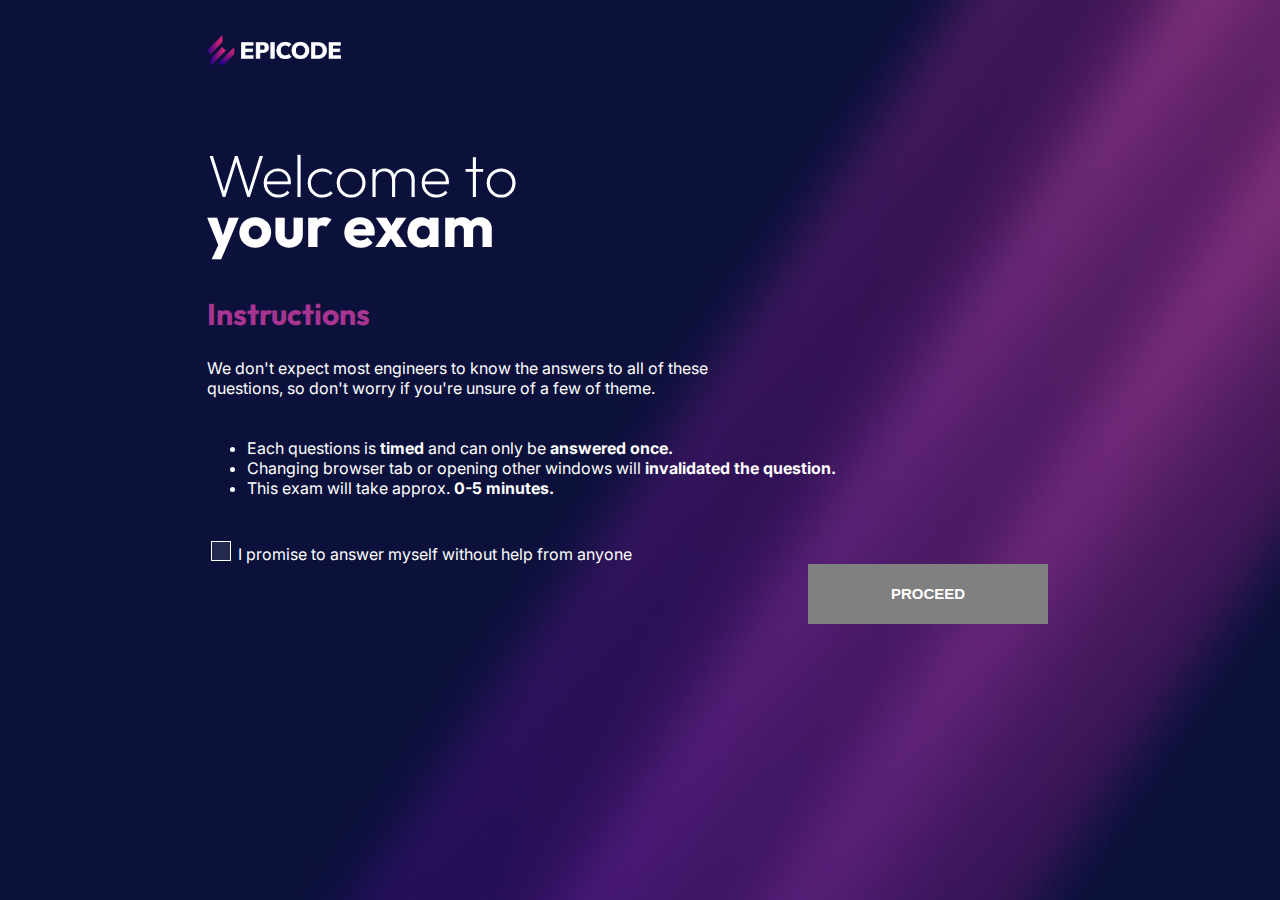
<file: index.html>
<!DOCTYPE html>
<html lang="en">

<head>
  <meta charset="UTF-8">
  <meta http-equiv="X-UA-Compatible" content="IE=edge">
  <meta name="viewport" content="width=device-width, initial-scale=1.0">
  <link rel="stylesheet" href="./default.css">
  <link rel="stylesheet" href="./develop.css">
  <title>Document</title>
</head>
<body>
  <header class="header">
    <img class="logo" src="./epicode_logo.png" alt="logo">
    <h1 class="title">Welcome to
      <br><span>your exam
      </span>
    </h1>
  </header>
  <main class="main">
    <h2 style="margin-bottom: -10;">Instructions</h2>
    <p>We don't expect most engineers to know the answers to all of these
      <br>questions, so don't worry if you're unsure of a few of theme.
    </p>
    <ul class="lista">
      <li>Each questions is <span>timed</span> and can only be <span>answered once.</span></li>
      <li>Changing browser tab or opening other windows will <span>invalidated the question.</span> </li>
      <li>This exam will take approx. <span>0-5 minutes.</span></li>
    </ul>


    <footer class="footer">
      <div>
      <input class="checkbox" type="checkbox" name="checkbox" value="checkbox" /> I promise to answer myself without
      help from anyone
      </div>
      <button id="myBtn" name="myBtn" type="button" class="generalButton">PROCEED</button>
    </footer>
  </main>
  <script src="index.js"></script>
</body>

  
</html>
</file>
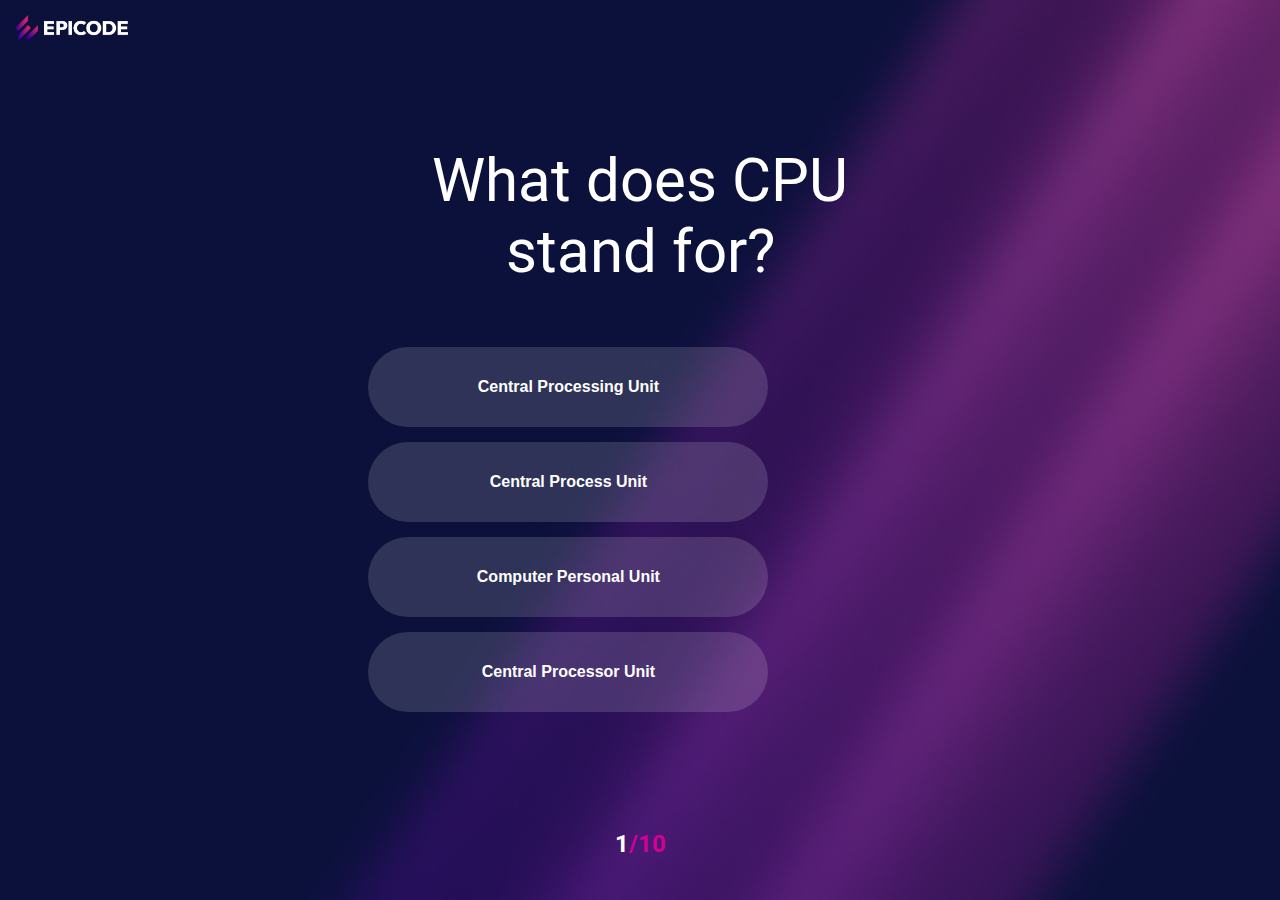
<file: Quiz.html>
<!DOCTYPE html>
<html lang="en">
    <head>
        <meta charset="UTF-8" />
        <meta http-equiv="X-UA-Compatible" content="IE=edge" />
        <meta name="viewport" content="width=device-width, initial-scale=1.0" />
        <link rel="preconnect" href="https://fonts.googleapis.com" />
        <link rel="preconnect" href="https://fonts.gstatic.com" crossorigin />
        <link
          href="https://fonts.googleapis.com/css2?family=Roboto:wght@400;700&display=swap"
          rel="stylesheet"
        />
        <link rel="stylesheet" href="./default.css" />
        <link rel="stylesheet" href="./quiz.css">
        <title>Document</title>
      </head>
      <body>
        <header>
          <img class="logo" src="./Immagini/epicode_logo.png" alt="" />
        </header>
        <main>
          <div id="title"><h1></h1></div>
          <div id="mainArgument">
          </div>
          <div id="buttonGo"></div>
        </main>
        <footer>
          <div class="foot">
            <span id="questions"></span><span style="color: #D20094;">/10</span>
          </div>
        </footer>
        <script src="./benchmark.js"></script>
      </body>
</html>
</file>
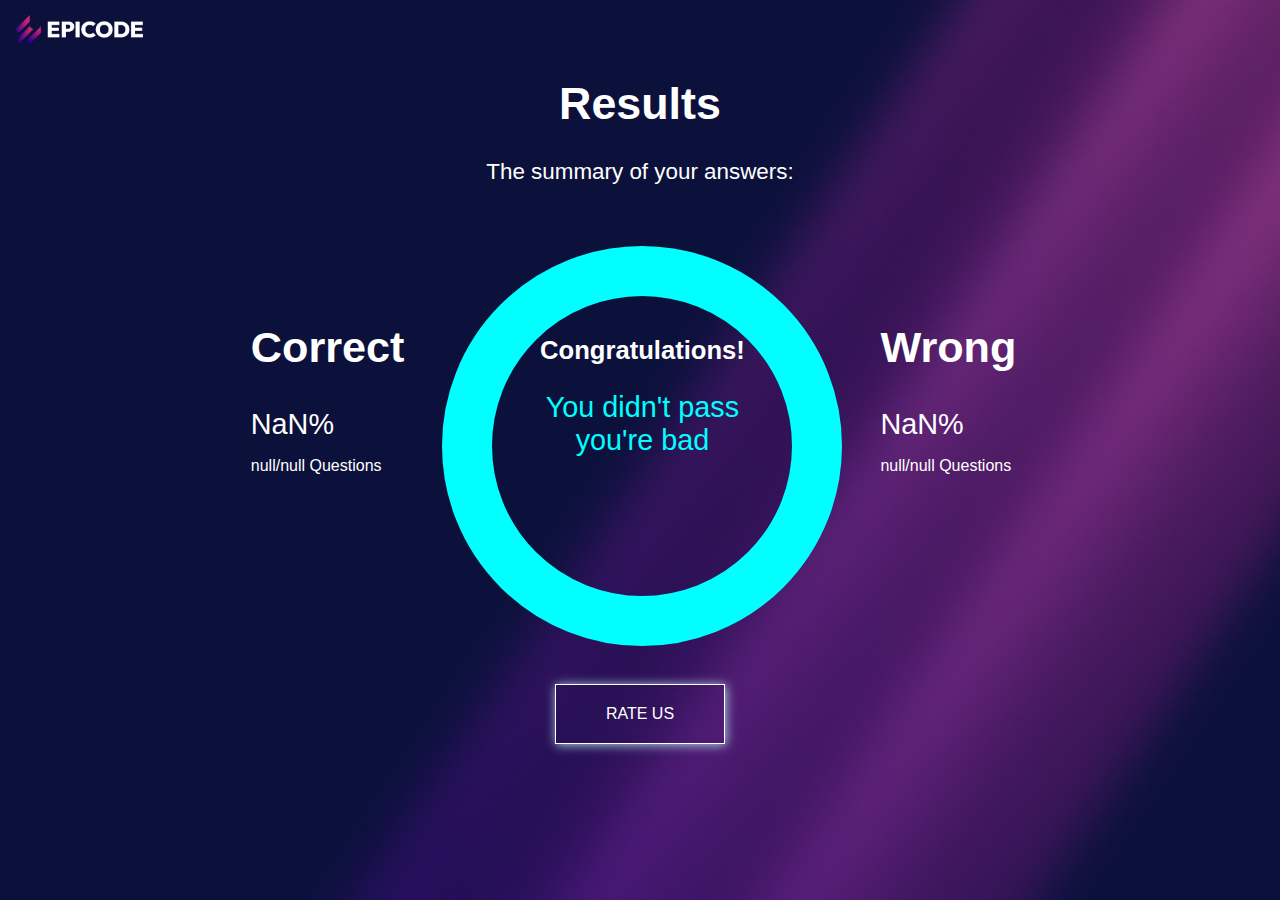
<file: result.html>
<!DOCTYPE html>
<html lang="en">
<head>
    <meta charset="UTF-8">
    <meta http-equiv="X-UA-Compatible" content="IE=edge">
    <meta name="viewport" content="width=device-width, initial-scale=1.0">
   
    <link rel="stylesheet" href="default.css">
    <link rel="stylesheet" href="result.css">
    <title>result| Page</title>
</head>
<body>
    <header class="header">
        <img class="logo" src="./epicode_logo.png" alt="logo">
        <h1>Results</h1>
        <p>The summary of your answers:</p>
      </header> 
   <div class="hero">

    <div id="scor">
      <h2>Correct</h2>
      <div id="resultato">
       
      </div>
      <p id="totalQuestions"></p>
    </div>

   <div class="cercel">
    <div class="content">
      <h3></h3>
      
    </div>
   </div>
   <div id="scorWrong">
    <h2>Wrong</h2>
    <div id="risSbagliato">
     
    </div>
    <p id="totalQuestionsWrong"></p>
  </div>
     
  
   </div>
   <div class="btn">RATE US</div>

  
    
   <script src="result.js"></script>   
</body>
</html>
</file>
<file: default.css>
body {
  background-image: url(./Immagini/bg.jpg);
  background-size: cover;
  height: 100vh;
  width: 100vw;
  margin: 0;
  font-family: "Roboto", sans-serif;
}
.logo {
  width: 10%;
  padding: 15px 0px 0px 15px;
}
</file>
<file: develop.css>
@import url('https://fonts.googleapis.com/css2?family=Inter:wght@300&family=Outfit:wght@100;600&display=swap');
@import url('https://fonts.googleapis.com/css2?family=Outfit:wght@100;200;600&display=swap');

body {
    background-image: url(./bg.jpg);
    background-size: cover;
    height: 100%;
    color: white;
    height: 100vh;
    width: 100vw;


}

header {
    margin: 0 auto;
    max-width: 70%;
    padding: 20px;
    margin-bottom: -40px;
}

main {
    font-family: 'Inter', sans-serif;
    font-size: 16px;
    margin: 0 auto;
    max-width: 70%;
    padding-left: 30px;

}


h1 {
    font-family: 'Outfit', sans-serif;
    font-size: 60px;
    margin: 40px 40px 40px 15px
}

h1 span {
    font-weight: bold;
}

.logo {
    width: 15%;
    padding: 15px 0px 0px 15px;
}

.title {
    font-family: 'Outfit', sans-serif;
    font-size: 60px;
    line-height: 50px;
    font-weight: 200;
    margin-top: 80px;
}

body span {
    font-weight: bold;

}


.lista {
    margin-top: 40px;
}

.footer {
    margin: 40px 40px 40px 0px
}

h2 {
    font-family: 'Outfit', sans-serif;
    color: #a73491;
    font-size: 30px;
}

.checkbox {
    width: 20px;
    height: 20px;
    cursor: pointer;
    background: rgba(255, 255, 255, 0.1);
    appearance: none;
    border: solid 1px;
    border-color: white;
    vertical-align: bottom;

}

.checkbox:checked {
    width: 20px;
    height: 20px;
    cursor: pointer;
    background: rgba(255, 255, 255, 1);
    appearance: none;
    border: solid 1px;
    border-color: white;
}


/*.generalButton:hover {
    font-weight: bold;
    background-color: grey;
    color: #fff;
    border: none;
    padding: 15px;
    min-height: 60px;
    font-size: 15px;
    min-width: 240px;
    margin-right: 15px;
    float: right;
    cursor:pointer;



}*/

.generalButton {
    font-weight: bold;
    background-color: #00e5ff;
    color: rgb(0, 31, 81);
    border: none;
    padding: 15px;
    min-height: 60px;
    font-size: 15px;
    min-width: 240px;
    margin-right: 15px;
    float: right;
    box-shadow: 0px 0px 24px aqua;
    cursor: pointer;


}

.generalButton:disabled,
.generalButton:disabled:hover {
    font-weight: bold;
    background-color: grey;
    color: #fff;
    border: none;
    padding: 15px;
    min-height: 60px;
    font-size: 15px;
    min-width: 240px;
    margin-right: 15px;
    float: right;
    box-shadow: unset;
    cursor: default;

}
</file>
<file: quiz.css>
* , *::before, *::after{
  box-sizing: border-box;
}

  .buttons {
    display: inline-block;
    font-weight: bold;
    background-color: #ffffff25;
    color: #fff;
    margin: 10px 10px 5px 10px;
    padding: 15px;
    min-height: 80px;
    font-size: 16px;
    min-width: 400px;
    vertical-align: top;
    border-radius: 50px;
    border: none;
  }
  .buttons:hover {
    cursor: pointer;
    transition-delay: 50ms;
    display: inline-block;
    border: none;
    padding: 15px;
    min-height: 80px;
    font-size: 16px;
    min-width: 400px;
    vertical-align: top;
    border-radius: 52px;
    outline: none;
    background-color: #D20094;
  }
  .buttons:focus {
    display: inline-block;
    background-color: #D20094;
    border: none;
    padding: 15px;
    min-height: 80px;
    font-size: 16px;
    min-width: 400px;
    box-shadow: 0px 0px 10px #D20094;
    vertical-align: top;
    border-radius: 52px;
    outline: none;
  }
  #buttonGo{
    height: 63px;
    
  }
  #nextButton{
    cursor: pointer;
    float: right;
    margin-right:15%;
    font-weight: bold;
    color: white;
    background-color: #d20094;
    border: none;
    padding: 15px;
    min-height: 62px;
    font-size: 16px;
    min-width: 130px;
    vertical-align: top;
    outline: none;
  }
  #nextButton:hover{
    float: right;
    font-weight: bold;
    color: white;
    background-color: #d20094;
    border: none;
    padding: 15px;
    min-height: 62px;
    font-size: 16px;
    min-width: 130px;
    vertical-align: top;
    outline: none;
  }
  #title {
    box-sizing: border-box;
    width: 40%;
    margin-left:  30%;;
    margin-right: auto;
    margin-top: 100px;
    font-weight: normal;
    font-size: 60px;
    color: white;
    text-align: center;
  }
  #mainArgument {
    box-sizing: border-box;
    width: 60%;
    margin-left: 28%;
    margin-top: 50px;
  }
  #mainArgument div {
    display: inline-block;
    padding: 12px 24px 20px 24px;
  }
  .foot{
      text-align: center;
      font-size: 24px;
      font-weight: bold;
      color: #fff;
      margin-top: 50px;
  }
  #finalBtn{
    cursor: pointer;
    margin-left: 31%;
    font-weight: bold;
    color: rgb(0, 39, 93);
    background-color: #00f7ff;
    border: none;
    padding: 15px;
    min-height: 62px;
    font-size: 16px;
    min-width: 130px;
    vertical-align: top;
    outline: none;
  }
</file>
<file: result.css>
.header h1{
    color: white;
    text-align: center;
    font-size: 2.8rem;
   
}
.header p{
    color: white;
    text-align: center;
    font-size: 1.4rem;
}

.btn{
    
    width: 10%;
    text-align: center;
    padding: 20px;
    background: transparent;
    color: white;
    margin: auto;
    margin-bottom: 75px;
    border: 1px solid white;
    cursor: pointer;
    box-shadow: 1px 1px 10px lightblue;
  }
.hero{
  margin-right: 1%;
  display: flex;
  align-items: center;
  justify-content: center;
  color: white;
  font-size: 1.8rem;
  margin-top: 20px;
}
.hero p{
  margin-bottom: 130px;
  font-size: 1rem;
}
.cercel{
  width: 270px;
  height: 270px;
  padding: 15px;
  background-color: transparent;
  margin: 3%;
  border: 1px solid #00ffff;
  border-width: 50px;
  text-align: center;
  border-radius: 50%;
}
.content span{ color: #00ffff; font-size: 1.8rem;}
.content h3{font-size: 1.6rem;}
</file>
